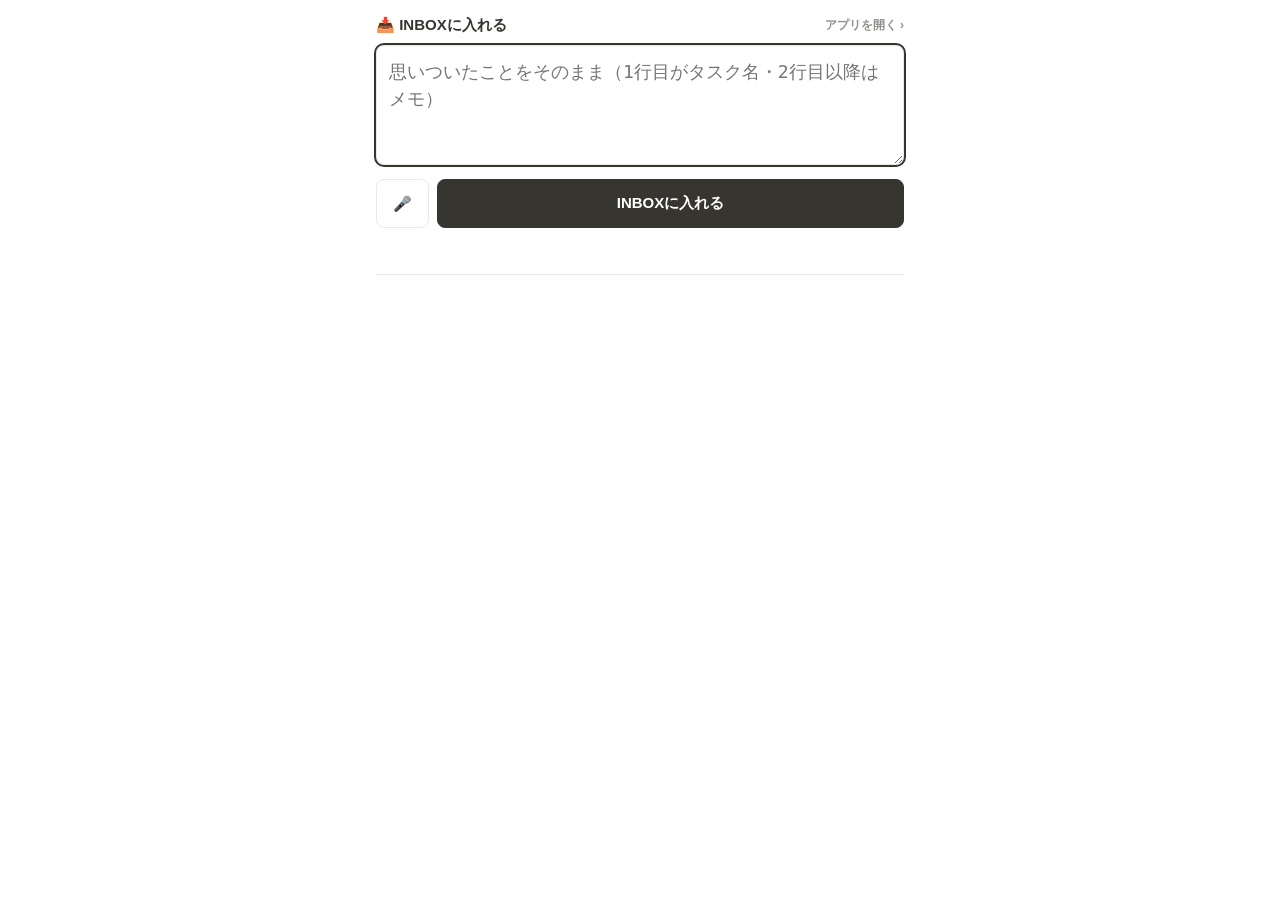
<file: quick.html>
<!DOCTYPE html>
<html lang="ja">
<head>
<meta charset="utf-8">
<meta name="viewport" content="width=device-width, initial-scale=1, viewport-fit=cover">
<meta name="theme-color" content="#37352f">
<link rel="manifest" href="manifest.webmanifest">
<link rel="apple-touch-icon" href="apple-touch-icon.png">
<title>INBOXに入れる</title>
<script src="config.js"></script>
<style>
  /* アプリ本体を読み込まずに一瞬で開くための、単独の小さな画面 */
  :root { --ink:#37352f; --muted:#91918e; --line:#e9e9e7; --bg:#ffffff; --soft:#f7f7f5; --ok:#0f7b6c; --bad:#e03e3e; }
  * { box-sizing:border-box; }
  html, body { margin:0; background:var(--bg); color:var(--ink);
    font-family: ui-sans-serif, -apple-system, BlinkMacSystemFont, "Segoe UI", "Hiragino Sans", "Noto Sans JP", sans-serif; }
  main { max-width:560px; margin:0 auto; padding:calc(16px + env(safe-area-inset-top)) 16px 24px; }
  h1 { font-size:15px; margin:0 0 10px; display:flex; align-items:center; gap:8px; }
  h1 a { margin-left:auto; font-size:12px; color:var(--muted); text-decoration:none; }
  textarea { width:100%; min-height:120px; font-size:18px; line-height:1.5; padding:12px; border:1px solid var(--line);
    border-radius:8px; background:var(--soft); color:var(--ink); resize:vertical; }
  textarea:focus { outline:2px solid var(--ink); background:#fff; }
  .row { display:flex; gap:8px; margin-top:10px; }
  button { font:inherit; border-radius:8px; border:1px solid var(--line); background:#fff; color:var(--ink); padding:14px 16px; font-size:15px; }
  #go { flex:1; background:var(--ink); color:#fff; border-color:var(--ink); font-weight:700; }
  #go:disabled { opacity:.5; }
  #mic.on { background:var(--bad); color:#fff; border-color:var(--bad); }
  #msg { margin-top:12px; font-size:13px; min-height:1.4em; }
  #msg.ok { color:var(--ok); } #msg.bad { color:var(--bad); }
  .hist { margin-top:16px; border-top:1px solid var(--line); padding-top:10px; font-size:13px; color:var(--muted); }
  .hist p { margin:4px 0; }
</style>
</head>
<body>
<main>
  <h1>📥 INBOXに入れる <a href="index.html">アプリを開く ›</a></h1>
  <textarea id="t" placeholder="思いついたことをそのまま（1行目がタスク名・2行目以降はメモ）" autofocus></textarea>
  <div class="row">
    <button id="mic" type="button" title="音声で入力">🎤</button>
    <button id="go" type="button">INBOXに入れる</button>
  </div>
  <p id="msg"></p>
  <div class="hist" id="hist"></div>
</main>
<script>
/*
 * 1行目をタスク名、2行目以降をメモとして quickAdd を呼ぶ。
 * アクセスキーはアプリ本体と同じ保存場所（この端末の localStorage）から読む。
 * 送れなかった分は端末にためておき、次に開いたときに自動で送り直す。
 */
var cfg = window.GTD_CONFIG || {};
// テスト環境（config.js に storagePrefix）では保存名を分ける。アプリ本体と同じ規則
var PFX = /^[A-Za-z0-9_-]{1,20}$/.test(String(cfg.storagePrefix || '')) ? String(cfg.storagePrefix) : '';
var KEY_NAME = PFX + 'gtdAuthKey', PENDING = PFX + 'gtdQuickPending';
function key() {
  try { var k = localStorage.getItem(KEY_NAME); if (k) return k; } catch (e) {}
  var m = document.cookie.match(new RegExp('(?:^|; )' + KEY_NAME + '=([^;]*)'));
  return m ? decodeURIComponent(m[1]) : '';
}
function say(text, cls) { var el = document.getElementById('msg'); el.textContent = text; el.className = cls || ''; }
function nonce() { return Math.random().toString(36).slice(2, 10) + Date.now().toString(36).slice(-4); }
function pending() { try { return JSON.parse(localStorage.getItem(PENDING) || '[]'); } catch (e) { return []; } }
function setPending(a) { try { localStorage.setItem(PENDING, JSON.stringify(a)); } catch (e) {} }

function send(item) {
  var n = nonce();
  return fetch(cfg.apiUrl, {
    method: 'POST', headers: { 'Content-Type': 'text/plain;charset=utf-8' }, cache: 'no-store',
    body: JSON.stringify({ method: 'quickAdd', args: [item.name, item.memo || '', item.cid || ''], auth: key(), n: n })
  }).then(function (r) { return r.json(); }).then(function (j) {
    if (!j || !j.ok || j.m !== 'quickAdd') throw new Error((j && j.error) || '送信できませんでした');
    return j.result;
  });
}
function addHist(name) {
  var h = document.getElementById('hist');
  var p = document.createElement('p'); p.textContent = '✓ ' + name;
  h.insertBefore(p, h.firstChild);
}
function flushPending() {
  var list = pending();
  if (!list.length) return;
  var rest = [];
  (function next(i) {
    if (i >= list.length) { setPending(rest); if (!rest.length) say('前回送れなかった ' + list.length + '件を送りました', 'ok'); return; }
    send(list[i]).then(function () { addHist(list[i].name); next(i + 1); })
                 .catch(function () { rest.push(list[i]); next(i + 1); });
  })(0);
}
function submit() {
  var raw = document.getElementById('t').value.trim();
  if (!raw) { say('内容が空です', 'bad'); return; }
  if (!key()) { say('この端末にアクセスキーがありません。先にアプリ本体をキー付きURLで1回開いてください。', 'bad'); return; }
  var lines = raw.split('\n');
  // cid … 1件ごとの使い捨ての番号。送り直してもサーバーが「同じもの」と分かり、2件にならない
  var item = { name: lines[0].trim(), memo: lines.slice(1).join('\n').trim(), cid: 'q_' + nonce() + nonce() };
  var btn = document.getElementById('go'); btn.disabled = true; say('送信中…');
  send(item).then(function () {
    addHist(item.name); document.getElementById('t').value = ''; say('INBOXに入れました ✓', 'ok');
  }).catch(function (e) {
    var p = pending(); p.push(item); setPending(p);
    say('いまは送れませんでした（端末に保存し、次に開いたとき送ります）: ' + e.message, 'bad');
  }).then(function () { btn.disabled = false; document.getElementById('t').focus(); });
}
document.getElementById('go').onclick = submit;
document.getElementById('t').addEventListener('keydown', function (e) { if ((e.ctrlKey || e.metaKey) && e.key === 'Enter') submit(); });

// 他のアプリから「共有」されたときは、その内容を入れておく
(function () {
  var q = new URLSearchParams(location.search);
  var parts = [q.get('title'), q.get('text'), q.get('url')].filter(Boolean);
  if (parts.length) document.getElementById('t').value = parts.join('\n');
})();

// 🎤 音声入力（Chrome の音声認識。使えない端末ではキーボードのマイクを使う）
(function () {
  var SR = window.SpeechRecognition || window.webkitSpeechRecognition;
  var btn = document.getElementById('mic');
  if (!SR) { btn.onclick = function () { say('この端末では、キーボードのマイクボタンで音声入力してください'); document.getElementById('t').focus(); }; return; }
  var rec = null;
  btn.onclick = function () {
    if (rec) { rec.stop(); return; }
    rec = new SR(); rec.lang = 'ja-JP'; rec.interimResults = true; rec.continuous = false;
    var base = document.getElementById('t').value;
    rec.onresult = function (e) {
      var s = ''; for (var i = 0; i < e.results.length; i++) s += e.results[i][0].transcript;
      document.getElementById('t').value = (base ? base + '\n' : '') + s;
    };
    rec.onend = function () { rec = null; btn.className = ''; };
    rec.onerror = function (e) { say('音声入力できませんでした: ' + e.error, 'bad'); };
    btn.className = 'on'; rec.start();
  };
})();

if (!cfg.apiUrl) say('config.js の apiUrl が未設定です', 'bad');
flushPending();
if ('serviceWorker' in navigator) navigator.serviceWorker.register('sw.js').catch(function () {});
</script>
</body>
</html>
</file>
